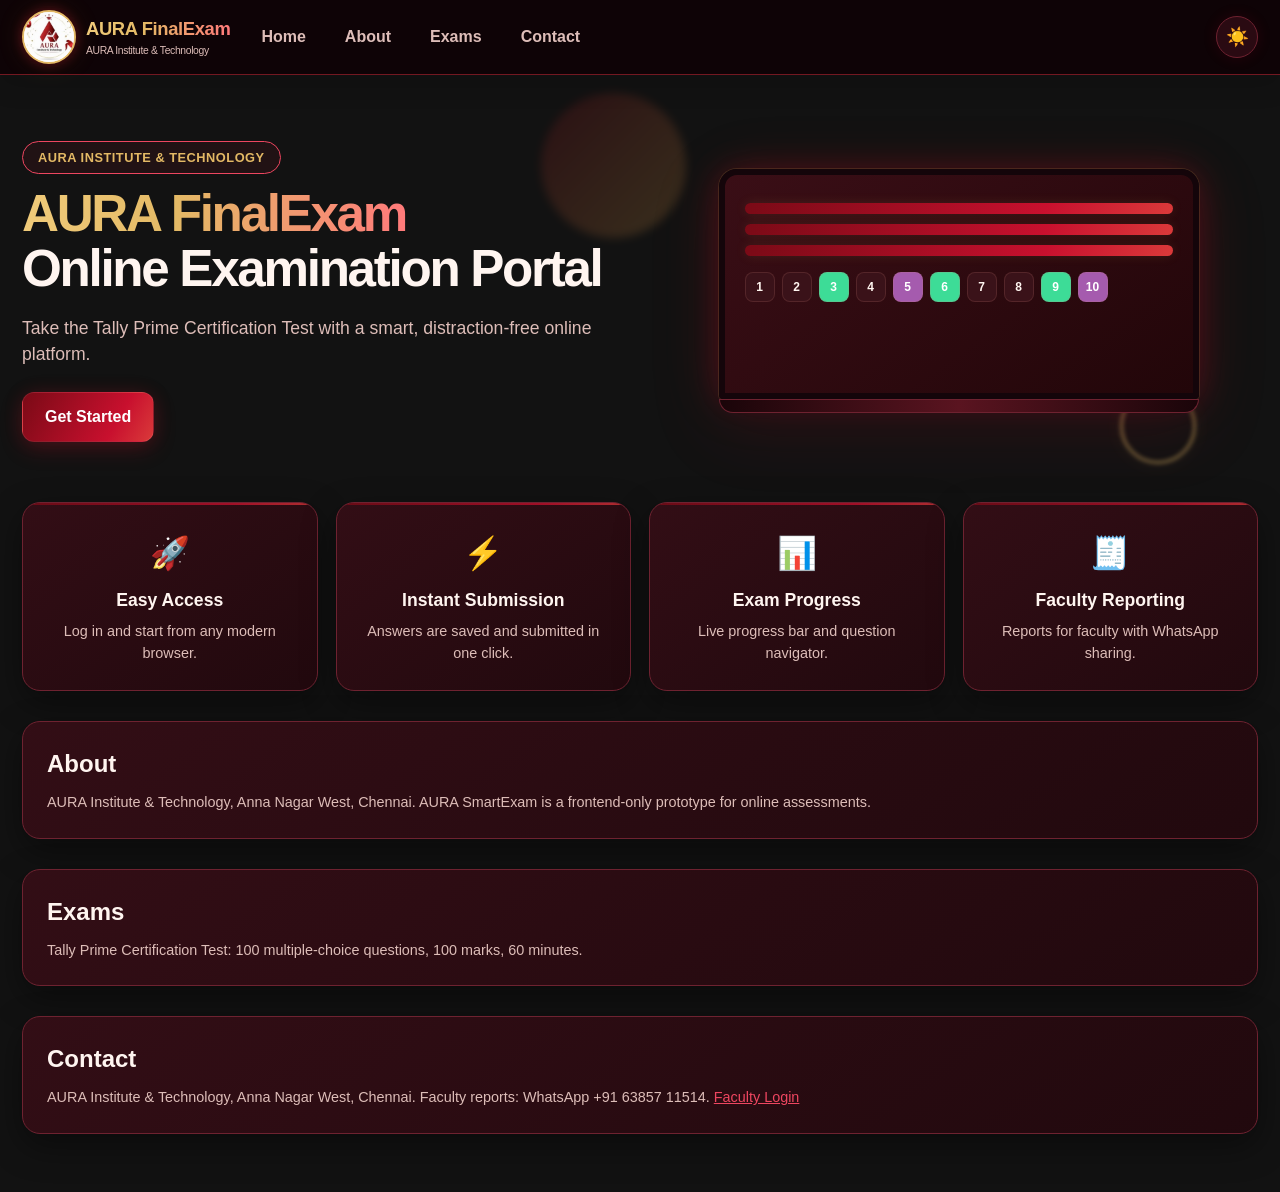
<file: index.html>
<!DOCTYPE html>
<html lang="en" data-theme="dark">
<head>
  <meta charset="UTF-8">
  <meta name="viewport" content="width=device-width, initial-scale=1">
  <title>AURA SmartExam - Tally Prime Certification Test</title>
  <link rel="icon" href="logo_aura.jpeg"><link rel="stylesheet" href="style.css">
</head>

<body data-view="home">

<header>
  <div class="brand">
    <div class="logo"><img src="logo_aura.jpeg" alt="AURA Institute &amp; Technology logo"></div>
    <div>
      <span class="gt">AURA FinalExam</span>
      <small>AURA Institute &amp; Technology</small>
    </div>
  </div>

  <nav class="navlinks" aria-label="Main">
    <a href="#home" id="homeLink">Home</a>
    <a href="#about">About</a>
    <a href="#exams">Exams</a>
    <a href="#contact">Contact</a>
  </nav>

  <div class="sp"></div>

  <div class="examinfo">
    <b>Tally Prime Certification Test</b>
    <span id="hStudent"></span>
    <span class="status" id="hStatus">● In Progress</span>
    <span class="timer" id="timer" role="timer">60:00</span>
  </div>

  <button class="tbtn" id="themeBtn" type="button" aria-label="Toggle theme"></button>
</header>

<!-- HOME PAGE -->
<section id="home" class="view on">
  <div class="wrap">

    <div class="hero">
      <span class="shape s1"></span>
      <span class="shape s2"></span>

      <div>
        <span class="tag">AURA INSTITUTE &amp; TECHNOLOGY</span>

        <h1>
          <span class="gt">AURA FinalExam</span><br>
          Online Examination Portal
        </h1>

        <p>
          Take the Tally Prime Certification Test with a smart,
          distraction-free online platform.
        </p>

        <button class="btn pulse" id="getStarted">Get Started</button>
      </div>

      <div class="laptop" aria-hidden="true">
        <div class="screen">
          <i></i>
          <i></i>
          <i></i>

          <div class="chips">
            <b>1</b><b>2</b><b>3</b><b>4</b><b>5</b>
            <b>6</b><b>7</b><b>8</b><b>9</b><b>10</b>
          </div>
        </div>
        <div class="base"></div>
      </div>
    </div>

    <div class="feat">
      <div class="card">
        <span>🚀</span>
        <h3>Easy Access</h3>
        <p>Log in and start from any modern browser.</p>
      </div>

      <div class="card">
        <span>⚡</span>
        <h3>Instant Submission</h3>
        <p>Answers are saved and submitted in one click.</p>
      </div>

      <div class="card">
        <span>📊</span>
        <h3>Exam Progress</h3>
        <p>Live progress bar and question navigator.</p>
      </div>

      <div class="card">
        <span>🧾</span>
        <h3>Faculty Reporting</h3>
        <p>Reports for faculty with WhatsApp sharing.</p>
      </div>
    </div>

    <div class="sec card" id="about">
      <h2>About</h2>
      <p class="mu">
        AURA Institute &amp; Technology, Anna Nagar West, Chennai.
        AURA SmartExam is a frontend-only prototype for online assessments.
      </p>
    </div>

    <div class="sec card" id="exams">
      <h2>Exams</h2>
      <p class="mu">
        Tally Prime Certification Test: 100 multiple-choice questions,
        100 marks, 60 minutes.
      </p>
    </div>

    <div class="sec card" id="contact">
      <h2>Contact</h2>
      <p class="mu">
        AURA Institute &amp; Technology, Anna Nagar West, Chennai.
        Faculty reports: WhatsApp +91 63857 11514.
        <a href="faculty.html" style="color:var(--ac)">Faculty Login</a>
      </p>
    </div>

  </div>
</section>

<!-- STUDENT LOGIN -->
<section id="login" class="view">
  <div class="wrap two">

    <div class="card">
      <div class="brand">
        <div class="logo"><img src="logo_aura.jpeg" alt="AURA Institute &amp; Technology logo"></div>
        <div>
          <span class="gt">AURA SmartExam</span>
          <small>AURA Institute &amp; Technology</small>
        </div>
      </div>

      <h2 style="margin-top:14px">Tally Prime Certification Test</h2>

      <form id="loginForm" novalidate>
        <label class="f" for="name">Student Name</label>
        <input class="in" id="name" autocomplete="off" required>

        <label class="f" for="reg">Registration Number</label>
        <input class="in" id="reg" autocomplete="off" required>

        <div class="err" id="lerr" role="alert"></div>

        <button class="btn pulse" style="width:100%;margin-top:8px">
          Login &amp; Start Exam
        </button>
      </form>

      <div class="welcome" id="welcome" hidden></div>

      <div class="note">
        Login validation is simulated because this application is
        frontend-only. It is not secure authentication.
      </div>
    </div>

    <div class="card">
      <h3>Examination Details</h3>

      <table>
        <tr><td>Subject</td><td>Tally Prime</td></tr>
        <tr><td>Questions</td><td>100</td></tr>
        <tr><td>Marks</td><td>100</td></tr>
        <tr><td>Duration</td><td>60 minutes</td></tr>
      </table>

      <h3 style="margin-top:16px">Instructions Summary</h3>
      <ul class="l">
        <li>One question at a time, multiple choice.</li>
        <li>Answers are saved in your browser.</li>
        <li>Exam auto-submits when time ends.</li>
      </ul>
    </div>

  </div>
</section>

<!-- EXAM INSTRUCTIONS -->
<section id="instr" class="view">
  <div class="wrap">
    <div class="card" style="max-width:820px;margin:auto">

      <h2 class="gt">Examination Instructions</h2>
      <p class="mu" id="iWho"></p>

      <table>
        <tr><td>Total Questions</td><td>100</td></tr>
        <tr><td>Total Marks</td><td>100</td></tr>
        <tr><td>Marks per Question</td><td>1</td></tr>
        <tr><td>Duration</td><td>60 minutes</td></tr>
        <tr><td>Question Type</td><td>Multiple Choice</td></tr>
        <tr><td>Exam Mode</td><td>Online</td></tr>
      </table>

      <ul class="l">
        <li><b>Answering:</b> Choose one option card. Press Clear Response to remove it.</li>
        <li><b>Navigating:</b> Use Previous/Next or click a number in the navigator. Keys: A-D select, N next, P previous, M mark.</li>
        <li><b>Reviewing:</b> Use Mark for Review to revisit questions later.</li>
        <li><b>Submitting:</b> Press Submit Exam and confirm. After submission, answers cannot be changed.</li>
        <li>The timer starts only when you press the button below.</li>
      </ul>

      <button class="btn pulse" id="startBtn" style="margin-top:20px">
        I Have Read the Instructions – Start Exam
      </button>

    </div>
  </div>
</section>

<!-- EXAM PAGE -->
<section id="exam" class="view">
  <div class="wrap exam">

    <div class="card">
      <div class="prog" aria-hidden="true">
        <i id="bar"></i>
      </div>

      <small class="mu" id="plabel"></small>

      <div id="qbox">
        <div class="qno" id="qno"></div>
        <h2 id="qtext"></h2>
        <div id="opts" role="radiogroup" aria-label="Answer options"></div>
      </div>

      <div class="row">
        <button class="btn ghost" id="prev">← Previous</button>
        <button class="btn ghost" id="clr">Clear Response</button>
        <button class="btn ghost" id="mark">Mark for Review</button>
        <button class="btn" id="next">Next →</button>
      </div>
    </div>

    <aside class="card">
      <div class="counts">
        <div><b id="cA">0</b>Answered</div>
        <div><b id="cU">100</b>Unanswered</div>
        <div><b id="cR">0</b>Review</div>
      </div>

      <div class="grid" id="grid"></div>

      <div class="legend">
        <span><i style="background:var(--nv)"></i>Not Visited</span>
        <span><i style="background:var(--ok)"></i>Answered</span>
        <span><i style="background:var(--bad)"></i>Not Answered</span>
        <span><i style="background:var(--rv)"></i>Review</span>
        <span><i style="background:var(--ok);box-shadow:inset 0 0 0 2px var(--rv)"></i>Answered + Review</span>
      </div>

      <button class="btn bad" id="submit" style="width:100%">
        Submit Exam
      </button>
    </aside>

  </div>
</section>

<!-- SUBMISSION CONFIRMATION -->
<section id="done" class="view">
  <div class="wrap">

    <div class="card done">

      <div class="brand" style="justify-content:center;margin-bottom:14px">
        <div class="logo"><img src="logo_aura.jpeg" alt="AURA Institute &amp; Technology logo"></div>
        <div>
          <span class="gt">AURA SmartExam</span>
          <small>AURA Institute &amp; Technology</small>
        </div>
      </div>

      <div class="tick">✓</div>

      <h2>
        Your examination has been submitted successfully.
        Your result has been prepared for faculty reporting.
        Thank you for attending the AURA SmartExam.
      </h2>

      <!-- REPORT, WHATSAPP AND HOME BUTTONS -->
      <div class="row" style="justify-content:center">

        <button class="btn" id="dlBtn">
          📄 Download Faculty Report
        </button>

        <button class="btn ghost" id="waBtn">
          💬 Send Result to Faculty via WhatsApp
        </button>

        <button class="btn ghost" id="backHomeBtn" type="button">
          🏠 Back to Home
        </button>

      </div>

      <p class="mu" style="margin-top:16px;font-size:.85rem">
        WhatsApp opens with a prefilled message; someone must press Send.
        Delivery is not automatic or guaranteed. If WhatsApp did not open,
        use the button above.
      </p>

    </div>

  </div>
</section>

<!-- EXAM STARTING MODAL -->
<div class="modal" id="starting">
  <div class="card done" style="max-width:380px;margin:0">
    <div class="tick">▶</div>
    <h3>Starting your examination…</h3>
    <p class="mu">Good luck! The timer begins now.</p>
  </div>
</div>

<!-- SUBMISSION CONFIRMATION MODAL -->
<div class="modal" id="modal" role="dialog" aria-modal="true" aria-labelledby="mt">
  <div class="card">
    <h3 id="mt">Submit examination?</h3>
    <p id="mText" class="mu"></p>

    <div class="row">
      <button class="btn ghost" id="mNo">Cancel</button>
      <button class="btn bad" id="mYes">Yes, Submit</button>
    </div>
  </div>
</div>

<script src="questions.js"></script>
<script src="answers.js"></script>
<script src="script.js"></script>

<!-- BACK TO HOME BUTTON BEHAVIOUR -->
<script>
  document.getElementById("backHomeBtn").addEventListener("click", function () {
    const confirmed = confirm(
      "Return to the home page? Your submitted examination report will remain available for download only if your browser session retains it."
    );

    if (!confirmed) return;

    // Return to the home view without changing the submitted result.
    window.location.hash = "home";

    // Support websites that use sections with the class "view".
    document.querySelectorAll(".view").forEach(function (section) {
      section.classList.remove("on");
    });

    document.getElementById("home").classList.add("on");
    document.body.setAttribute("data-view", "home");

    window.scrollTo({
      top: 0,
      behavior: "smooth"
    });
  });
</script>

</body>
</html>
</file>
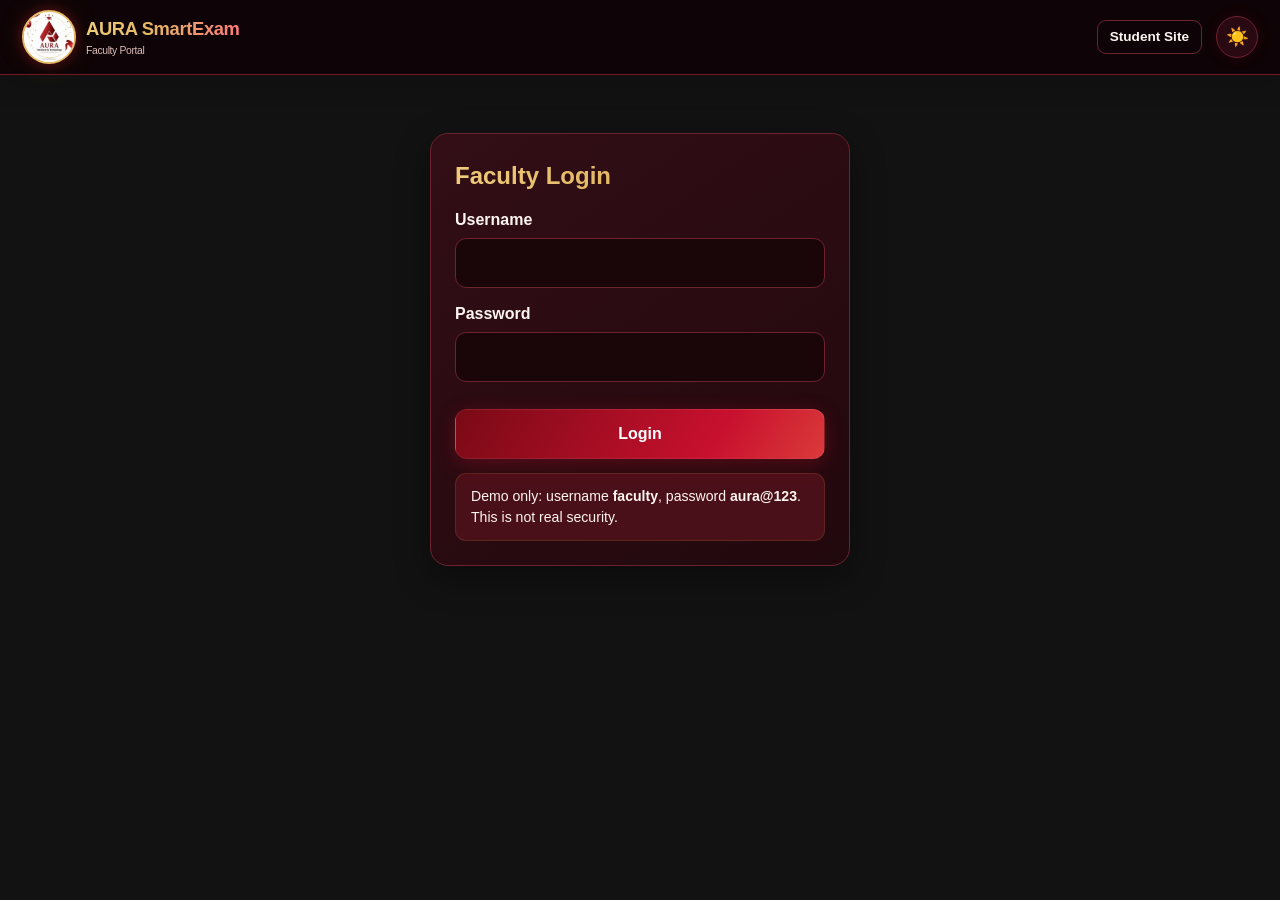
<file: faculty.html>
<!DOCTYPE html>
<html lang="en" data-theme="dark"><head><meta charset="UTF-8"><meta name="viewport" content="width=device-width,initial-scale=1">
<title>AURA SmartExam - Faculty</title><link rel="icon" href="logo_aura.jpeg"><link rel="stylesheet" href="style.css"></head>
<body data-view="fac">
<header><div class="brand"><div class="logo"><img src="logo_aura.jpeg" alt="AURA Institute &amp; Technology logo"></div><div><span class="gt">AURA SmartExam</span><small>Faculty Portal</small></div></div><div class="sp"></div>
<a class="btn ghost sm" href="index.html" style="text-decoration:none">Student Site</a><button class="btn ghost sm" id="logout" hidden>Logout</button><button class="tbtn" id="themeBtn" type="button"></button></header>
<main id="fac">
<section id="flogin" class="view on"><div class="wrap"><div class="card" style="max-width:420px;margin:30px auto"><h2 class="gt">Faculty Login</h2>
<form id="fForm" novalidate><label class="f" for="fu">Username</label><input class="in" id="fu" autocomplete="off"><label class="f" for="fp">Password</label><input class="in" id="fp" type="password">
<div class="err" id="ferr" role="alert"></div><button class="btn" style="width:100%">Login</button></form>
<div class="note">Demo only: username <b>faculty</b>, password <b>aura@123</b>. This is not real security.</div></div></div></section>
<section id="fdash" class="view"><div class="wrap"><h2 class="gt" style="margin-bottom:14px">Dashboard Overview</h2>
<div class="stats" id="stats"></div>
<div class="card"><h3>Submitted Examination Reports</h3><div class="tw"><table><thead><tr><th>Name</th><th>Reg. No.</th><th>Submitted</th><th>Attempted</th><th>Marks</th><th>%</th><th>Actions</th></tr></thead><tbody id="rows"></tbody></table></div><p class="mu" id="empty" hidden>No submissions yet in this browser.</p></div>
<p class="note">Reports are read from this browser's localStorage, so student and faculty pages must be opened in the same browser. Not tamper-proof.</p></div></section>
</main>
<div class="modal" id="vmodal" role="dialog" aria-modal="true"><div class="card" style="max-width:760px"><div id="vbody"></div><div class="row"><button class="btn ghost" id="vclose">Close</button></div></div></div>
<script src="questions.js"></script><script src="script.js"></script></body></html>
</file>
<file: style.css>
:root {
  color-scheme: dark;
  --bg: #14050A;
  --bgi: radial-gradient(ellipse at 10% 0%, rgba(200,16,46,.30), transparent 40%),
         radial-gradient(ellipse at 90% 10%, rgba(212,162,74,.13), transparent 36%),
         radial-gradient(ellipse at 50% 100%, rgba(139,10,26,.20), transparent 50%),
         linear-gradient(180deg, #14050A 0%, #1E070D 55%, #2A0A12 100%);
  --card: #2A0A12;
  --side: #0E0306;
  --bd: #6E2230;
  --tx: #FFF5F0;
  --mu: #DDBDB8;
  --ac: #EE4660;
  --hl: #E3B965;
  --grad: linear-gradient(120deg, #7A0A16, #C8102E 70%, #DA3A3A);
  --gt: linear-gradient(90deg, #F0CB7A, #E3B965 40%, #FF7A7A);
  --sel: #4A1019;
  --ok: #3DDC97;
  --wn: #FFB547;
  --bad: #F2545B;
  --rv: #A55BAE;
  --nv: #3A1219;
  --tbg: #240A10;
  --sh: 0 12px 34px rgba(0,0,0,.40);
  --glow: 0 0 12px rgba(200,16,46,.38), 0 0 28px rgba(212,162,74,.14);
  --bt: #FFFFFF;
  --inp: #1A0509;
}

:root[data-theme="light"],
[data-theme="light"] {
  color-scheme: light;
  --bg: #FBF3EA;
  --bgi: radial-gradient(ellipse at 10% 5%, rgba(200,16,46,.08), transparent 42%),
         radial-gradient(ellipse at 90% 12%, rgba(212,162,74,.16), transparent 40%),
         linear-gradient(180deg, #FFFAF5, #FBF3EA);
  --card: #FFFAF5;
  --side: #F3E1D6;
  --bd: #E6CFC0;
  --tx: #2B0C10;
  --mu: #7A5256;
  --ac: #A81818;
  --hl: #A67C1E;
  --grad: linear-gradient(120deg, #8B0A1A, #C8102E 75%, #D24A3A);
  --gt: linear-gradient(90deg, #8B0A1A, #C8102E 60%, #A67C1E);
  --sel: #FBE3DA;
  --ok: #2F7A57;
  --wn: #B77C35;
  --bad: #C0392B;
  --rv: #8A4A8F;
  --nv: #F0DDD2;
  --tbg: #FBE8DE;
  --sh: 0 6px 20px rgba(139,10,26,.12);
  --glow: 0 4px 14px rgba(168,24,24,.22);
  --bt: #FFF8F2;
  --inp: #FFFDFA;
}

* {
  box-sizing: border-box;
  margin: 0;
  padding: 0;
}

html {
  scroll-behavior: smooth;
}

body {
  font-family: "Segoe UI", Roboto, Arial, sans-serif;
  background: var(--bg) var(--bgi) fixed;
  color: var(--tx);
  min-height: 100vh;
  line-height: 1.5;
  transition: background .3s, color .3s;
}

button, input, select, textarea {
  font: inherit;
}

button, a {
  -webkit-tap-highlight-color: transparent;
}

/* NAVIGATION */

header {
  position: sticky;
  top: 0;
  z-index: 20;
  display: flex;
  align-items: center;
  gap: 14px;
  padding: 10px 22px;
  background: rgba(14,3,6,.94);
  border-bottom: 1px solid rgba(140,30,40,.8);
  backdrop-filter: blur(16px);
  flex-wrap: wrap;
  box-shadow: 0 8px 28px rgba(0,0,0,.16);
}

:root[data-theme="light"] header,
[data-theme="light"] header {
  background: rgba(243,225,214,.94);
  border-bottom-color: var(--bd);
  box-shadow: 0 5px 20px rgba(139,10,26,.08);
}

.brand {
  display: flex;
  align-items: center;
  gap: 10px;
  font-weight: 800;
  font-size: 1.15rem;
  letter-spacing: -.02em;
}

.brand small {
  display: block;
  font-size: .65rem;
  font-weight: 500;
  color: var(--mu);
}

.logo {
  width: 54px;
  height: 54px;
  flex: none;
  border-radius: 50%;
  background: #fff;
  border: 2px solid var(--hl);
  overflow: hidden;
  display: grid;
  place-items: center;
  box-shadow: var(--glow);
}

.logo img {
  width: 100%;
  height: 100%;
  object-fit: cover;
  display: block;
}

.done .logo { width: 96px; height: 96px; }

.gt {
  background: var(--gt);
  -webkit-background-clip: text;
  background-clip: text;
  color: transparent;
}

.sp {
  flex: 1;
}

.navlinks {
  display: flex;
  align-items: center;
  gap: 5px;
}

.navlinks a {
  color: var(--mu);
  text-decoration: none;
  margin: 0 7px;
  padding: 9px 10px;
  border-radius: 9px;
  font-weight: 600;
  transition: color .2s, background .2s;
}

.navlinks a:hover {
  color: var(--hl);
  background: rgba(200,16,46,.12);
}

body:not([data-view="home"]) .navlinks {
  display: none;
}

.examinfo {
  display: none;
  align-items: center;
  gap: 16px;
  flex-wrap: wrap;
}

body[data-view="exam"] .examinfo {
  display: flex;
}

.timer {
  font-size: 1.2rem;
  font-weight: 800;
  font-variant-numeric: tabular-nums;
  padding: 7px 14px;
  border-radius: 11px;
  background: var(--tbg);
  border: 1px solid var(--hl);
  box-shadow: inset 0 0 12px rgba(212,162,74,.05),
              0 0 16px rgba(212,162,74,.08);
}

.timer.low {
  color: var(--bad);
  animation: pl 1s infinite;
}

.status {
  font-size: .8rem;
  color: var(--ok);
  font-weight: 700;
}

.status.low {
  color: var(--wn);
}

.tbtn {
  width: 42px;
  height: 42px;
  border-radius: 50%;
  border: 1px solid var(--bd);
  background: var(--card);
  color: var(--tx);
  font-size: 1.15rem;
  cursor: pointer;
  box-shadow: 0 0 15px rgba(200,16,46,.12);
}

.tbtn:hover {
  border-color: var(--hl);
  box-shadow: var(--glow);
  transform: translateY(-1px);
}

/* BUTTONS */

.btn {
  border: 1px solid rgba(255,255,255,.08);
  border-radius: 12px;
  padding: 12px 22px;
  font-size: 1rem;
  font-weight: 750;
  color: #fff;
  background: var(--grad);
  cursor: pointer;
  box-shadow: 0 7px 22px rgba(200,16,46,.22),
              0 0 20px rgba(168,24,24,.12);
  font-family: inherit;
  transition: transform .2s, box-shadow .2s, filter .2s;
}

.btn:hover {
  transform: translateY(-2px);
  filter: brightness(1.08);
  box-shadow: var(--glow);
}

.btn:active {
  transform: translateY(0);
}

.btn.pulse {
  animation: pulse 2s infinite;
}

.btn.ghost {
  background: transparent;
  color: var(--tx);
  border: 1px solid var(--bd);
  box-shadow: none;
}

.btn.ghost:hover {
  border-color: var(--hl);
  background: rgba(212,162,74,.06);
}

.btn.bad {
  background: var(--bad);
  color: #fff;
  box-shadow: 0 5px 16px rgba(255,92,122,.18);
}

.btn.sm {
  padding: 6px 12px;
  font-size: .85rem;
  border-radius: 9px;
}

.btn:disabled {
  opacity: .4;
  cursor: not-allowed;
  transform: none;
  filter: none;
  box-shadow: none;
}

:focus-visible {
  outline: 3px solid var(--hl);
  outline-offset: 3px;
}

/* CARDS AND LAYOUT */

.card {
  background: linear-gradient(145deg, rgba(52,14,22,.97), rgba(34,9,14,.98));
  border: 1px solid var(--bd);
  border-radius: 18px;
  padding: 24px;
  box-shadow: var(--sh);
  backdrop-filter: blur(12px);
}

:root[data-theme="light"] .card,
[data-theme="light"] .card {
  background: var(--card);
  box-shadow: var(--sh);
}

.wrap {
  max-width: 1320px;
  margin: 0 auto;
  padding: 28px 22px;
}

.view {
  display: none;
}

.view.on {
  display: block;
  animation: in .4s;
}

/* HERO SECTION */

.hero {
  position: relative;
  display: grid;
  grid-template-columns: 1fr 1fr;
  gap: 38px;
  align-items: center;
  padding: 38px 0 32px;
  isolation: isolate;
}

.hero h1 {
  font-size: clamp(2.5rem, 4vw, 4rem);
  line-height: 1.08;
  letter-spacing: -.045em;
  margin: 12px 0 18px;
}

.hero p {
  color: var(--mu);
  margin-bottom: 24px;
  font-size: 1.1rem;
  max-width: 620px;
}

.tag {
  display: inline-block;
  padding: 6px 15px;
  border-radius: 20px;
  border: 1px solid var(--ac);
  color: var(--hl);
  background: rgba(200,16,46,.08);
  font-size: .8rem;
  font-weight: 800;
  letter-spacing: .04em;
}

:root[data-theme="light"] .tag,
[data-theme="light"] .tag {
  color: var(--ac);
  background: rgba(139,10,26,.06);
}

/* LAPTOP ILLUSTRATION */

.laptop {
  width: min(480px, 94%);
  margin: auto;
  animation: fl 4.5s ease-in-out infinite;
  filter: drop-shadow(0 16px 32px rgba(200,16,46,.12));
}

.screen {
  background: linear-gradient(145deg, #3A0E16, #220609);
  border: 6px solid #14050A;
  border-radius: 18px 18px 4px 4px;
  padding: 18px 20px;
  box-shadow: 0 0 0 1px rgba(212,162,74,.16),
              0 0 32px rgba(200,16,46,.22),
              0 0 60px rgba(168,24,24,.12);
  min-height: 230px;
}

:root[data-theme="light"] .screen,
[data-theme="light"] .screen {
  background: #FFFAF5;
  border-color: #E6CFC0;
  box-shadow: var(--sh);
}

.base {
  height: 14px;
  background: linear-gradient(90deg, #1A0509, #5A1420, #1A0509);
  border-radius: 0 0 18px 18px;
  border: 1px solid var(--bd);
}

:root[data-theme="light"] .base,
[data-theme="light"] .base {
  background: #E6CFC0;
}

.screen i {
  display: block;
  height: 11px;
  border-radius: 8px;
  background: var(--grad);
  margin: 10px 0;
  box-shadow: 0 0 12px rgba(212,162,74,.12);
  animation: gr 3s ease-in-out infinite alternate;
}

.screen i:nth-child(2) {
  animation-delay: .5s;
}

.screen i:nth-child(3) {
  animation-delay: 1s;
}

.chips {
  display: flex;
  gap: 7px;
  flex-wrap: wrap;
  margin-top: 16px;
}

.chips b {
  width: 30px;
  height: 30px;
  border-radius: 8px;
  background: var(--nv);
  display: grid;
  place-items: center;
  font-size: .75rem;
  color: var(--tx);
  border: 1px solid rgba(200,120,110,.18);
}

.chips b:nth-child(3n) {
  background: var(--ok);
  color: #fff;
}

.chips b:nth-child(5n) {
  background: var(--rv);
  color: #fff;
}

/* FEATURE CARDS */

.feat {
  display: grid;
  grid-template-columns: repeat(4, minmax(0, 1fr));
  gap: 18px;
  margin: 28px 0;
}

.feat .card {
  text-align: center;
  position: relative;
  overflow: hidden;
  padding: 26px 20px;
  transition: transform .25s, border-color .25s, box-shadow .25s;
}

.feat .card::before {
  content: "";
  position: absolute;
  inset: 0 0 auto;
  height: 2px;
  background: var(--grad);
  opacity: .75;
}

.feat .card:hover {
  transform: translateY(-5px);
  border-color: var(--hl);
  box-shadow: var(--glow);
}

.feat span {
  font-size: 2rem;
  display: inline-block;
  margin-bottom: 4px;
}

.feat h3 {
  margin: 6px 0 8px;
  font-size: 1.1rem;
}

.feat p,
.mu {
  color: var(--mu);
  font-size: .9rem;
}

.sec {
  margin: 30px 0;
}

.sec h2 {
  margin-bottom: 10px;
}

.two {
  display: grid;
  grid-template-columns: 1fr 1fr;
  gap: 22px;
  max-width: 1000px;
  margin: 24px auto;
}

/* FORMS */

label.f {
  display: block;
  font-weight: 650;
  margin: 14px 0 6px;
  color: var(--tx);
}

input.in,
select.in,
textarea.in {
  width: 100%;
  padding: 12px 14px;
  border-radius: 11px;
  border: 1px solid var(--bd);
  background: var(--inp);
  color: var(--tx);
  font-size: 1rem;
  outline: none;
}

input.in:focus,
select.in:focus,
textarea.in:focus {
  border-color: var(--hl);
  box-shadow: 0 0 0 3px rgba(212,162,74,.10);
}

input.in::placeholder,
textarea.in::placeholder {
  color: var(--mu);
  opacity: .72;
}

.err {
  color: var(--bad);
  min-height: 1.3em;
  margin-top: 8px;
  font-size: .9rem;
}

.note {
  padding: 12px 15px;
  border-radius: 11px;
  background: var(--sel);
  border: 1px solid rgba(212,162,74,.14);
  font-size: .88rem;
  margin-top: 14px;
}

.welcome {
  margin-top: 12px;
  color: var(--ok);
  font-weight: 700;
}

/* TABLES AND INSTRUCTIONS */

table {
  width: 100%;
  border-collapse: collapse;
}

td,
th {
  padding: 11px 10px;
  border-bottom: 1px solid var(--bd);
  text-align: left;
}

th {
  color: var(--mu);
  font-size: .8rem;
  font-weight: 750;
  background: rgba(200,16,46,.05);
}

tbody tr:hover {
  background: rgba(200,16,46,.05);
}

ul.l {
  margin: 10px 0 0 20px;
  color: var(--mu);
}

ul.l li {
  margin: 6px 0;
  padding-left: 2px;
}

/* EXAM SCREEN */

.exam {
  display: grid;
  grid-template-columns: minmax(0, 1fr) 330px;
  gap: 22px;
  align-items: start;
}

.prog {
  height: 10px;
  border-radius: 10px;
  background: var(--nv);
  overflow: hidden;
  border: 1px solid rgba(140,30,40,.3);
}

.prog i {
  display: block;
  height: 100%;
  width: 0;
  background: var(--grad);
  box-shadow: 0 0 14px rgba(212,162,74,.38);
  transition: width .4s;
}

#qbox.in {
  animation: in .3s;
}

.qno {
  color: var(--hl);
  font-weight: 800;
  margin-top: 16px;
  letter-spacing: .02em;
}

#qtext {
  font-size: 1.3rem;
  margin: 10px 0 20px;
  line-height: 1.5;
  color: var(--tx);
}

/* ANSWER OPTIONS */

.opt {
  display: flex;
  align-items: center;
  gap: 14px;
  padding: 14px 16px;
  margin-bottom: 12px;
  border: 1px solid #6B2A30;
  border-radius: 14px;
  cursor: pointer;
  font-size: 1.02rem;
  background: rgba(20,5,8,.55);
  color: var(--tx);
}

:root[data-theme="light"] .opt,
[data-theme="light"] .opt {
  background: #FFFDFA;
  border-color: var(--bd);
}

.opt:hover {
  border-color: var(--hl);
  background: rgba(200,16,46,.08);
}

.opt input {
  position: absolute;
  opacity: 0;
  pointer-events: none;
}

.opt b {
  width: 34px;
  height: 34px;
  flex: none;
  border-radius: 50%;
  border: 1px solid #8A3A40;
  display: grid;
  place-items: center;
  color: var(--mu);
  background: rgba(70,18,26,.5);
}

.opt.sel {
  background: var(--sel);
  border-color: var(--hl);
  box-shadow: inset 0 0 0 1px rgba(212,162,74,.18),
              0 0 18px rgba(200,16,46,.10);
}

.opt.sel b {
  background: var(--grad);
  color: #fff;
  border-color: transparent;
}

.opt:focus-within {
  outline: 3px solid var(--ac);
  outline-offset: 2px;
}

/* EXAM BUTTON ROW */

.row {
  display: flex;
  gap: 10px;
  flex-wrap: wrap;
  margin-top: 18px;
}

.row .btn:last-child {
  margin-left: auto;
}

/* QUESTION COUNTERS */

.counts {
  display: flex;
  gap: 8px;
  margin-bottom: 14px;
}

.counts div {
  flex: 1;
  text-align: center;
  padding: 10px 5px;
  border-radius: 11px;
  background: var(--sel);
  border: 1px solid rgba(140,30,40,.35);
  font-size: .72rem;
  color: var(--mu);
}

.counts b {
  display: block;
  font-size: 1.35rem;
  color: var(--tx);
}

/* QUESTION NAVIGATOR */

.grid {
  display: grid;
  grid-template-columns: repeat(5, 1fr);
  gap: 7px;
  max-height: 340px;
  overflow-y: auto;
  padding: 4px;
}

.qn {
  padding: 9px 0;
  border-radius: 9px;
  border: 1px solid #74303A;
  font-weight: 750;
  cursor: pointer;
  color: var(--tx);
  background: var(--nv);
  font-family: inherit;
}

.qn:hover {
  border-color: var(--hl);
  box-shadow: 0 0 10px rgba(212,162,74,.13);
}

.qn.ans {
  background: var(--ok);
  color: #fff;
  border-color: var(--ok);
}

.qn.na {
  background: var(--bad);
  color: #fff;
  border-color: var(--bad);
}

.qn.rv {
  background: var(--rv);
  color: #fff;
  border-color: var(--rv);
}

.qn.ar {
  background: var(--ok);
  color: #fff;
  border-color: var(--rv);
  box-shadow: inset 0 0 0 2px var(--rv);
}

.qn.cur {
  outline: 2px solid var(--hl);
  outline-offset: 2px;
}

.legend {
  display: flex;
  flex-wrap: wrap;
  gap: 7px 12px;
  font-size: .72rem;
  color: var(--mu);
  margin: 14px 0;
}

.legend i {
  display: inline-block;
  width: 11px;
  height: 11px;
  border-radius: 3px;
  margin-right: 4px;
  vertical-align: -1px;
}

/* MODAL */

.modal {
  position: fixed;
  inset: 0;
  background: rgba(10,2,4,.78);
  backdrop-filter: blur(8px);
  display: none;
  place-items: center;
  z-index: 50;
  padding: 16px;
}

.modal.on {
  display: grid;
}

.modal .card {
  max-width: 560px;
  width: 100%;
  max-height: 90vh;
  overflow: auto;
  background: var(--card);
  border-color: var(--hl);
  box-shadow: 0 0 45px rgba(200,16,46,.2);
}

.modal h3 {
  margin-bottom: 10px;
}

/* SUBMISSION CONFIRMATION */

.done {
  text-align: center;
  max-width: 680px;
  margin: 52px auto;
  padding: 38px 28px;
  background: linear-gradient(145deg, rgba(48,12,18,.88), rgba(26,6,10,.94));
  border: 1px solid var(--bd);
  border-radius: 24px;
  box-shadow: var(--sh);
}

:root[data-theme="light"] .done,
[data-theme="light"] .done {
  background: var(--card);
}

.tick {
  width: 92px;
  height: 92px;
  border-radius: 50%;
  background: var(--ok);
  color: #fff;
  font-size: 48px;
  display: grid;
  place-items: center;
  margin: 0 auto 20px;
  box-shadow: 0 0 28px rgba(61,220,151,.22);
  animation: pop .6s;
}

.done h2 {
  font-size: 1.55rem;
  line-height: 1.5;
  margin-bottom: 10px;
}

.done p {
  color: var(--mu);
}

/* FACULTY DASHBOARD */

.stats {
  display: grid;
  grid-template-columns: repeat(4, minmax(0, 1fr));
  gap: 14px;
  margin-bottom: 22px;
}

.stats .card {
  text-align: center;
  padding: 20px 14px;
}

.stats b {
  display: block;
  font-size: 1.8rem;
  color: var(--hl);
}

.ag {
  display: grid;
  grid-template-columns: repeat(10, 1fr);
  gap: 5px;
  margin-top: 10px;
}

.ag span {
  padding: 6px 0;
  border-radius: 6px;
  text-align: center;
  font-size: .72rem;
  background: var(--nv);
  color: var(--tx);
}

.ag .c {
  background: var(--ok);
  color: #fff;
}

.ag .w {
  background: var(--bad);
  color: #fff;
}

.tw {
  overflow-x: auto;
}

/* DECORATIVE BACKGROUND SHAPES */

.shape {
  position: absolute;
  border-radius: 50%;
  filter: blur(2px);
  opacity: .45;
  z-index: -1;
  animation: fl 6s ease-in-out infinite;
  pointer-events: none;
}

.s1 {
  width: 145px;
  height: 145px;
  background: linear-gradient(135deg, #8B0A1A, #D4A24A);
  top: -10px;
  left: 42%;
  filter: blur(5px);
  opacity: .20;
}

.s2 {
  width: 76px;
  height: 76px;
  border: 3px solid var(--hl);
  bottom: 10px;
  right: 5%;
  box-shadow: 0 0 20px rgba(212,162,74,.14);
  animation-delay: 1.5s;
}

.done .row {
  justify-content: center;
}

.done .row .btn {
  margin-left: 0 !important;
}

/* ANIMATIONS */

@keyframes in {
  from { opacity: 0; transform: translateY(10px); }
  to { opacity: 1; transform: none; }
}

@keyframes pulse {
  50% {
    box-shadow: 0 0 28px rgba(212,162,74,.45),
                0 0 40px rgba(212,162,74,.18);
  }
}

@keyframes pl {
  50% { opacity: .5; }
}

@keyframes fl {
  50% { transform: translateY(-12px); }
}

@keyframes gr {
  from { width: 30%; }
  to { width: 95%; }
}

@keyframes pop {
  0% { transform: scale(0); }
  70% { transform: scale(1.15); }
  100% { transform: scale(1); }
}

/* RESPONSIVE TABLET */

@media (max-width: 1000px) {
  .wrap { padding: 22px 16px; }
  .hero { gap: 22px; }
  .hero h1 { font-size: 2.7rem; }
  .exam { grid-template-columns: minmax(0, 1fr) 290px; }
  .feat { gap: 12px; }
}

/* RESPONSIVE MOBILE */

@media (max-width: 800px) {
  header { padding: 10px 14px; }
  .navlinks {
    order: 3;
    width: 100%;
    justify-content: center;
  }
  .hero,
  .exam,
  .two {
    grid-template-columns: 1fr;
  }
  .hero { padding-top: 24px; }
  .hero h1 { font-size: 2.5rem; }
  .laptop { width: min(500px, 90%); }
  .feat,
  .stats {
    grid-template-columns: 1fr 1fr;
  }
  .examinfo { gap: 8px; }
  .grid {
    grid-template-columns: repeat(8, 1fr);
    max-height: 260px;
  }
}

@media (max-width: 520px) {
  .wrap { padding: 18px 12px; }
  header { gap: 9px; padding: 9px 12px; }
  .brand { font-size: 1rem; }
  .logo { width: 38px; height: 38px; }
  .navlinks a {
    margin: 0 2px;
    padding: 7px;
    font-size: .88rem;
  }
  .hero { gap: 24px; padding: 22px 0; }
  .hero h1 { font-size: 2.1rem; }
  .hero p { font-size: 1rem; }
  .screen { min-height: 190px; padding: 14px; }
  .feat { grid-template-columns: 1fr; }
  .stats { grid-template-columns: 1fr 1fr; }
  .card { padding: 18px; }
  .grid { grid-template-columns: repeat(6, 1fr); }
  .row .btn:last-child { margin-left: 0; }
  .row .btn { flex: 1; }
  #qtext { font-size: 1.1rem; }
  .opt { padding: 12px; font-size: .95rem; }
  .done { margin: 28px auto; padding: 28px 16px; }
  .done h2 { font-size: 1.25rem; }
}

/* ACCESSIBILITY */

@media (prefers-reduced-motion: reduce) {
  *,
  *::before,
  *::after {
    animation: none !important;
    scroll-behavior: auto !important;
  }
}

/* Light-mode fix for option letter badges */
:root[data-theme="light"] .opt b,
[data-theme="light"] .opt b {
  background: var(--nv);
  border-color: var(--bd);
  color: var(--tx);
}
</file>
